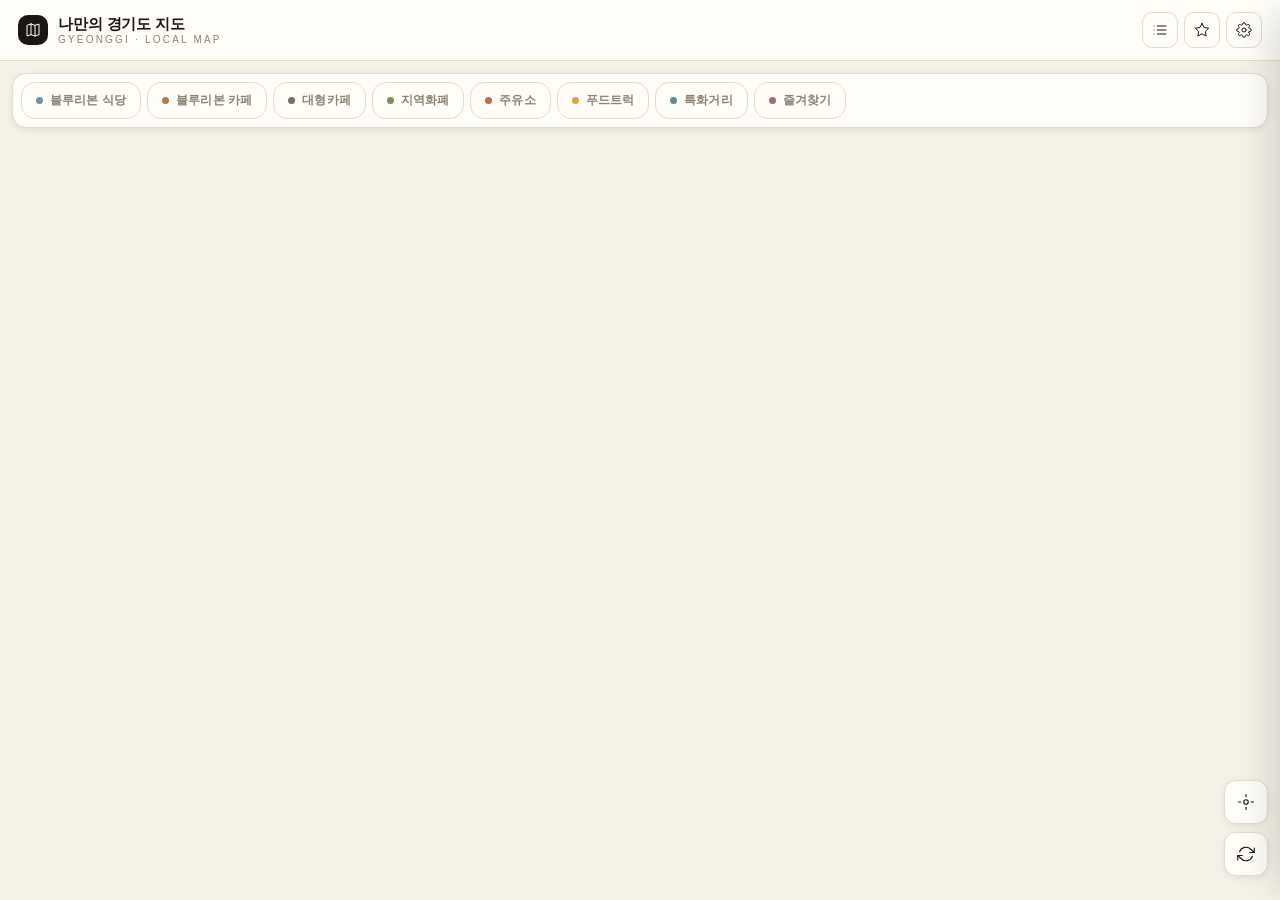
<file: index.html>
<!DOCTYPE html>
<html lang="ko">
<head>
<meta charset="UTF-8" />
<meta name="viewport" content="width=device-width, initial-scale=1.0, maximum-scale=1.0, user-scalable=no" />
<title>나만의 경기도 지도 - 지역화폐·주유소</title>
<link rel="icon" href="data:image/svg+xml,%3Csvg xmlns='http://www.w3.org/2000/svg' viewBox='0 0 24 24' fill='none' stroke='%23B76E4A' stroke-width='1.5' stroke-linecap='round' stroke-linejoin='round'%3E%3Crect width='24' height='24' rx='5' fill='%23F6F1E7' stroke='none'/%3E%3Cpath d='M9 3 3 5v16l6-2 6 2 6-2V3l-6 2-6-2z'/%3E%3Cpath d='M9 3v16M15 5v16'/%3E%3C/svg%3E" />
<!-- 홈 화면·앱 바로가기 아이콘 (iOS / Android / 네이버 앱) — scripts/make_icons.py 로 생성 -->
<link rel="apple-touch-icon" sizes="180x180" href="icons/icon-180.png" />
<link rel="icon" type="image/png" sizes="192x192" href="icons/icon-192.png" />
<link rel="manifest" href="manifest.webmanifest" />
<meta name="theme-color" content="#F6F1E7" />
<meta name="apple-mobile-web-app-capable" content="yes" />
<meta name="apple-mobile-web-app-status-bar-style" content="default" />
<meta name="apple-mobile-web-app-title" content="경기지도" />
<meta name="application-name" content="경기지도" />
<!-- 링크 미리보기 (카카오톡·메신저 공유) -->
<meta property="og:type" content="website" />
<meta property="og:title" content="나만의 경기도 지도" />
<meta property="og:description" content="지역화폐 가맹점·주유소 가격·푸드트럭·특화거리·블루리본 식당·대형카페를 한 지도에서" />
<meta property="og:image" content="https://stepersjmj-hash.github.io/mjmap/icons/icon-512.png" />
<meta property="og:url" content="https://stepersjmj-hash.github.io/mjmap/" />
<link rel="stylesheet" href="css/styles.css">
</head>
<body>

<header>
  <div class="brand">
    <span class="mark">
      <svg width="16" height="16" viewBox="0 0 24 24" fill="none" stroke="currentColor" stroke-width="1.5" stroke-linecap="round" stroke-linejoin="round"><path d="M9 3 3 5v16l6-2 6 2 6-2V3l-6 2-6-2z"/><path d="M9 3v16M15 5v16"/></svg>
    </span>
    <div>
      <h1>나만의 경기도 지도</h1>
      <div class="sub">Gyeonggi · Local Map</div>
    </div>
  </div>
  <div class="actions">
    <button onclick="openPanel('list')" title="목록" aria-label="목록">
      <svg width="16" height="16" viewBox="0 0 24 24" fill="none" stroke="currentColor" stroke-width="1.5" stroke-linecap="round" stroke-linejoin="round"><line x1="8" y1="6" x2="21" y2="6"/><line x1="8" y1="12" x2="21" y2="12"/><line x1="8" y1="18" x2="21" y2="18"/><line x1="3" y1="6" x2="3.01" y2="6"/><line x1="3" y1="12" x2="3.01" y2="12"/><line x1="3" y1="18" x2="3.01" y2="18"/></svg>
    </button>
    <button onclick="openPanel('fav')" title="즐겨찾기" aria-label="즐겨찾기">
      <svg width="16" height="16" viewBox="0 0 24 24" fill="none" stroke="currentColor" stroke-width="1.5" stroke-linecap="round" stroke-linejoin="round"><polygon points="12 2 15.09 8.26 22 9.27 17 14.14 18.18 21.02 12 17.77 5.82 21.02 7 14.14 2 9.27 8.91 8.26 12 2"/></svg>
    </button>
    <button onclick="openSettings()" title="설정" aria-label="설정">
      <svg width="16" height="16" viewBox="0 0 24 24" fill="none" stroke="currentColor" stroke-width="1.5" stroke-linecap="round" stroke-linejoin="round"><circle cx="12" cy="12" r="3"/><path d="M19.4 15a1.65 1.65 0 0 0 .33 1.82l.06.06a2 2 0 0 1 0 2.83 2 2 0 0 1-2.83 0l-.06-.06a1.65 1.65 0 0 0-1.82-.33 1.65 1.65 0 0 0-1 1.51V21a2 2 0 0 1-4 0v-.09A1.65 1.65 0 0 0 9 19.4a1.65 1.65 0 0 0-1.82.33l-.06.06a2 2 0 0 1-2.83 0 2 2 0 0 1 0-2.83l.06-.06a1.65 1.65 0 0 0 .33-1.82 1.65 1.65 0 0 0-1.51-1H3a2 2 0 0 1 0-4h.09A1.65 1.65 0 0 0 4.6 9a1.65 1.65 0 0 0-.33-1.82l-.06-.06a2 2 0 0 1 0-2.83 2 2 0 0 1 2.83 0l.06.06a1.65 1.65 0 0 0 1.82.33H9a1.65 1.65 0 0 0 1-1.51V3a2 2 0 0 1 4 0v.09a1.65 1.65 0 0 0 1 1.51 1.65 1.65 0 0 0 1.82-.33l.06-.06a2 2 0 0 1 2.83 0 2 2 0 0 1 0 2.83l-.06.06a1.65 1.65 0 0 0-.33 1.82V9a1.65 1.65 0 0 0 1.51 1H21a2 2 0 0 1 0 4h-.09a1.65 1.65 0 0 0-1.51 1z"/></svg>
    </button>
  </div>
</header>

<div id="mapWrap">
  <div id="map"></div>

  <div class="filter-bar">
    <button class="chip" data-cat="bluer" onclick="toggleCategory('bluer')"><span class="tint"></span>블루리본 식당</button>
    <button class="chip" data-cat="bluer_cafe" onclick="toggleCategory('bluer_cafe')"><span class="tint"></span>블루리본 카페</button>
    <button class="chip" data-cat="large_cafe" onclick="toggleCategory('large_cafe')"><span class="tint"></span>대형카페</button>
    <button class="chip" data-cat="money" onclick="toggleCategory('money')"><span class="tint"></span>지역화폐</button>
    <button class="chip" data-cat="gas" onclick="toggleCategory('gas')"><span class="tint"></span>주유소</button>
    <button class="chip" data-cat="truck" onclick="toggleCategory('truck')"><span class="tint"></span>푸드트럭</button>
    <button class="chip" data-cat="street" onclick="toggleCategory('street')"><span class="tint"></span>특화거리</button>
    <button class="chip" data-cat="fav" onclick="toggleCategory('fav')"><span class="tint"></span>즐겨찾기</button>
  </div>

  <div class="loading" id="loadingIndicator">데이터를 불러오는 중…</div>

  <div class="control-stack">
    <button class="ctrl-btn" onclick="goToMyLocation()" title="내 위치" aria-label="내 위치">
      <svg width="18" height="18" viewBox="0 0 24 24" fill="none" stroke="currentColor" stroke-width="1.5" stroke-linecap="round" stroke-linejoin="round"><circle cx="12" cy="12" r="3"/><path d="M12 2v3M12 19v3M2 12h3M19 12h3"/></svg>
    </button>
    <button class="ctrl-btn" onclick="reloadCurrentArea()" title="현재 지도에서 다시 검색" aria-label="현재 지도에서 다시 검색">
      <svg width="18" height="18" viewBox="0 0 24 24" fill="none" stroke="currentColor" stroke-width="1.5" stroke-linecap="round" stroke-linejoin="round"><polyline points="23 4 23 10 17 10"/><polyline points="1 20 1 14 7 14"/><path d="M3.51 9a9 9 0 0 1 14.85-3.36L23 10M1 14l4.64 4.36A9 9 0 0 0 20.49 15"/></svg>
    </button>
  </div>
</div>

<!-- 사이드 패널 -->
<div class="panel" id="sidePanel">
  <div class="panel-header">
    <h2 id="panelTitle">목록</h2>
    <button onclick="closePanel()" aria-label="닫기">
      <svg width="14" height="14" viewBox="0 0 24 24" fill="none" stroke="currentColor" stroke-width="1.6" stroke-linecap="round" stroke-linejoin="round"><line x1="18" y1="6" x2="6" y2="18"/><line x1="6" y1="6" x2="18" y2="18"/></svg>
    </button>
  </div>
  <div class="panel-body" id="panelBody"></div>
</div>

<!-- 설정 모달 -->
<div class="modal-bg" id="settingsModal">
  <div class="modal">
    <h2>설정</h2>
    <p class="help" style="margin-bottom:14px;">API 키는 서버에 미리 등록되어 있어 별도 입력이 필요 없어요. 아래에서 표시 옵션만 조정하시면 됩니다.</p>
    <label>유종 선택 <span style="font-weight:normal;color:var(--muted);">— 주유소 가격</span></label>
    <select id="prodcdSelect">
      <!-- 옵션은 ui.js::populateProdcdOptions() 에서 gas/config.js::GAS_PRODCD_OPTIONS 기준으로 주입 -->
    </select>
    <label>검색 반경 (m)</label>
    <select id="radiusSelect">
      <option value="500">500m</option>
      <option value="1000" selected>1km</option>
      <option value="2000">2km</option>
      <option value="5000">5km</option>
      <option value="0">제한 없음 (지도 전체)</option>
    </select>
    <label>한번에 가져올 데이터 수 <span style="font-weight:normal;color:var(--muted);">— 무료 프록시에선 500 권장</span></label>
    <select id="pageSizeSelect">
      <option value="100">100개 (가장 빠름)</option>
      <option value="500" selected>500개 (권장)</option>
      <option value="1000">1000개 (무료 프록시에선 느리거나 실패할 수 있음)</option>
    </select>

    <label style="display:flex;align-items:center;gap:8px;">
      <input type="checkbox" id="autoSigunCheck" style="width:auto;" />
      <span>내 위치로 시군 자동 감지 <span style="font-weight:normal;color:var(--muted);">(위치 버튼 누를 때)</span></span>
    </label>

    <label style="display:flex;align-items:center;gap:8px;">
      <input type="checkbox" id="bluerOnlyRibbonCheck" style="width:auto;" />
      <span>블루리본 — 리본 있는 항목만 표시 <span style="font-weight:normal;color:var(--muted);">(1~3개)</span></span>
    </label>

    <label>시군 필터 <span style="font-weight:normal;color:var(--muted);">— 지역화폐</span></label>
    <select id="sigunSelect">
      <!-- 옵션은 ui.js::populateSigunOptions() 에서 config.js::GG_SIGUNGU 기준으로 주입 -->
      <option value="">전체 (필터 없음)</option>
    </select>
    <p class="help">특정 시군을 선택하면 해당 지역 데이터만 가져와서 지도에 표시돼요. 전체 조회 시 수만 건이라 첫 500~1000개만 나옵니다.</p>

    <div class="btn-row">
      <button class="btn-secondary" onclick="closeSettings()">취소</button>
      <button class="btn-primary" onclick="saveSettings()">저장</button>
    </div>
    <p class="help" style="margin-top:18px;padding-top:16px;border-top:1px solid var(--line);">
      <strong style="color:var(--ink);">도움이 필요하세요?</strong><br>
      · 마커가 안 보이면 카테고리 칩을 눌러 활성화하세요.<br>
      · 데이터가 안 불러와지면 브라우저 콘솔(F12)에서 오류를 확인하세요.<br>
      · CORS 오류 발생 시 README의 해결 방법을 참조하세요.
    </p>
  </div>
</div>

<div class="toast" id="toast"></div>

<!-- ============================================================
     JS 로드 순서 (의존 관계상 이 순서 엄수)
     1) 공통 상수 (ICONS 빈 객체 선언)
     2) 기능별 상수 (ICONS.money / ICONS.gas 등록, POLL_DIV_LABEL/RANK_STYLES)
     3) 공통 상태 → 공통 API → 기능별 API
     4) 공통 지도 → 공통 마커 → 기능별 마커 확장
     5) 공통 즐겨찾기 → 공통 UI → 부트스트랩
     ============================================================ -->
<script src="js/common/config.js"></script>
<script src="js/money/config.js"></script>
<script src="js/gas/config.js"></script>
<script src="js/truck/config.js"></script>
<script src="js/street/config.js"></script>
<script src="js/bluer/config.js"></script>
<script src="js/cafe/config.js"></script>
<script src="js/common/state.js"></script>
<script src="js/common/api.js"></script>
<script src="js/money/api.js"></script>
<script src="js/gas/api.js"></script>
<script src="js/truck/api.js"></script>
<script src="js/street/api.js"></script>
<script src="js/bluer/api.js"></script>
<script src="js/bluer/detail.js"></script>
<script src="js/cafe/api.js"></script>
<script src="js/cafe/detail.js"></script>
<script src="js/common/map.js"></script>
<script src="js/common/markers.js"></script>
<script src="js/gas/markers.js"></script>
<script src="js/common/favorites.js"></script>
<script src="js/common/ui.js"></script>
<script src="js/app.js"></script>
</body>
</html>
</file>
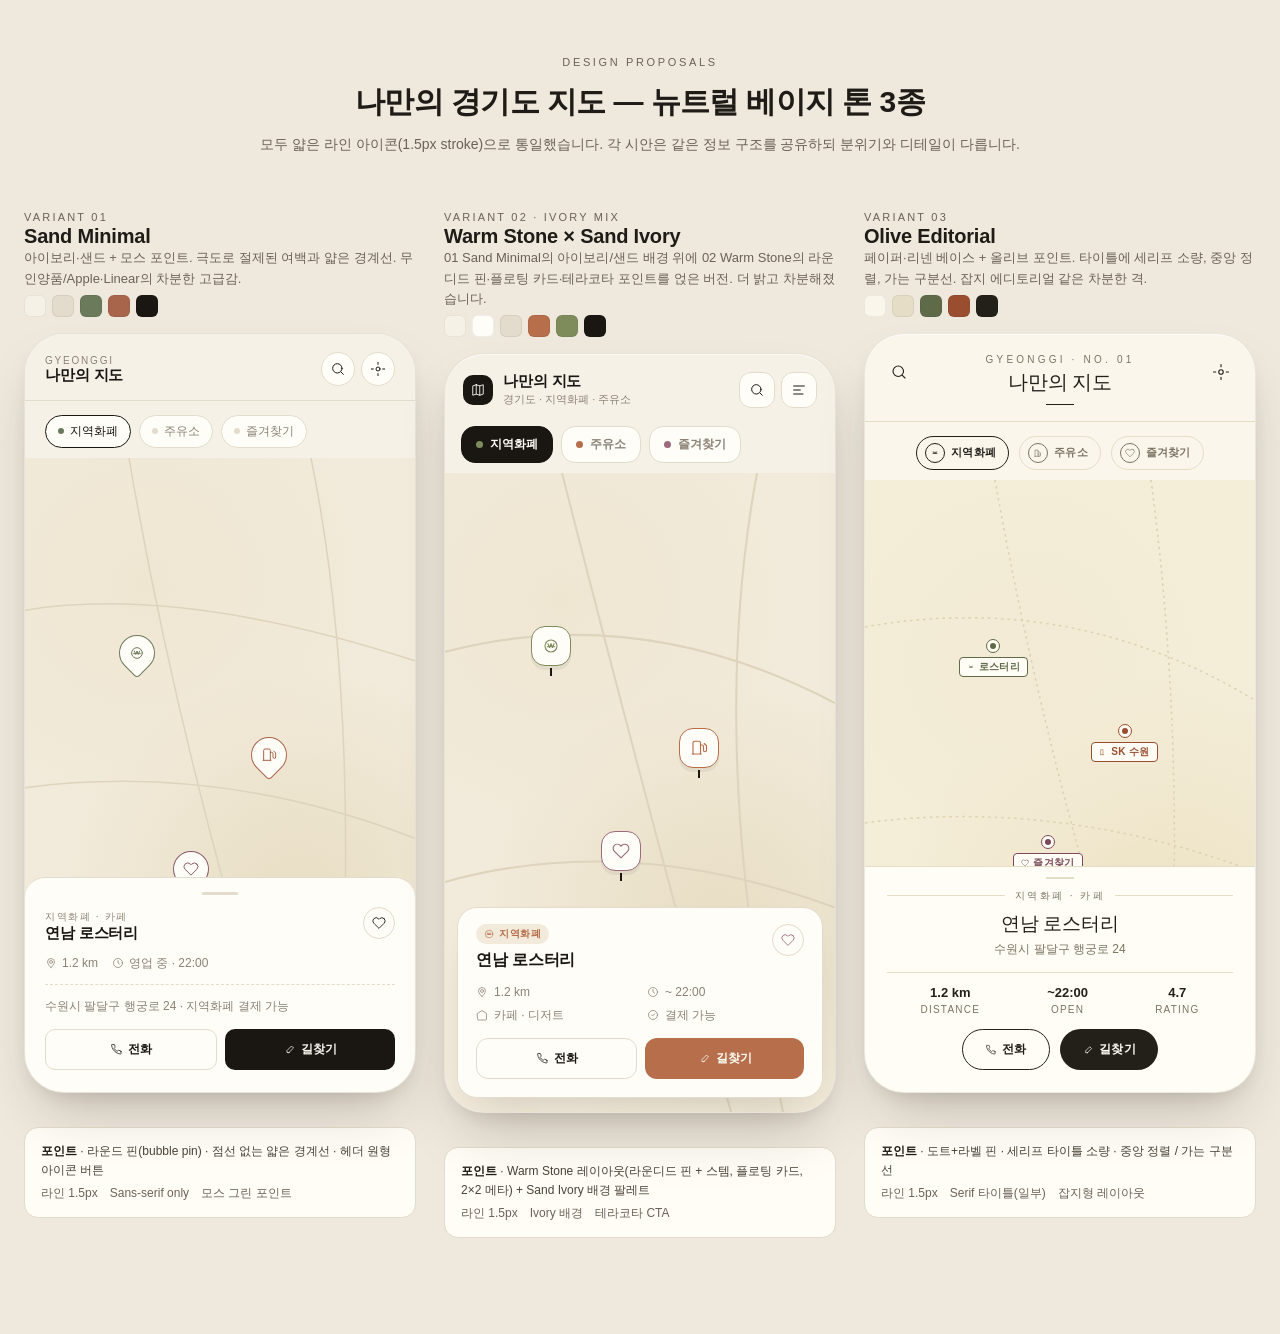
<file: design-mockups.html>
<!DOCTYPE html>
<html lang="ko">
<head>
<meta charset="UTF-8" />
<meta name="viewport" content="width=device-width, initial-scale=1.0" />
<title>디자인 시안 — 뉴트럴 베이지 톤 3종</title>
<style>
  :root {
    --page-bg: #EEE8DD;
    --ink: #1F1B16;
    --muted: #6B6257;
  }
  * { box-sizing: border-box; margin: 0; padding: 0; }
  html, body {
    font-family: -apple-system, BlinkMacSystemFont, 'Apple SD Gothic Neo', 'Segoe UI', 'Noto Sans KR', sans-serif;
    background: var(--page-bg);
    color: var(--ink);
    -webkit-font-smoothing: antialiased;
  }
  .page {
    max-width: 1400px;
    margin: 0 auto;
    padding: 56px 24px 96px;
  }
  .page-head {
    text-align: center;
    margin-bottom: 56px;
  }
  .page-kicker {
    font-size: 11px;
    letter-spacing: 0.24em;
    text-transform: uppercase;
    color: var(--muted);
    margin-bottom: 14px;
  }
  .page-title {
    font-size: 30px;
    font-weight: 600;
    letter-spacing: -0.02em;
    margin-bottom: 10px;
  }
  .page-sub {
    color: var(--muted);
    font-size: 14px;
    line-height: 1.6;
  }

  .grid {
    display: grid;
    grid-template-columns: repeat(3, 1fr);
    gap: 28px;
    align-items: start;
  }
  @media (max-width: 1180px) { .grid { grid-template-columns: 1fr 1fr; } }
  @media (max-width: 820px)  { .grid { grid-template-columns: 1fr; } }

  .card-wrap {
    display: flex;
    flex-direction: column;
    gap: 16px;
  }
  .tag {
    font-size: 11px;
    letter-spacing: 0.2em;
    text-transform: uppercase;
    color: var(--muted);
  }
  .variant-title {
    font-size: 20px;
    font-weight: 600;
    letter-spacing: -0.01em;
    margin-top: 2px;
  }
  .variant-desc {
    font-size: 13px;
    color: var(--muted);
    line-height: 1.55;
  }
  .palette {
    display: flex;
    gap: 6px;
    margin-top: 6px;
  }
  .sw {
    width: 22px; height: 22px;
    border-radius: 6px;
    border: 1px solid rgba(0,0,0,0.06);
  }

  .phone {
    width: 100%;
    aspect-ratio: 9 / 18;
    max-height: 760px;
    border-radius: 40px;
    overflow: hidden;
    position: relative;
    box-shadow:
      0 1px 0 rgba(255,255,255,0.6) inset,
      0 30px 60px -20px rgba(44, 32, 20, 0.25),
      0 10px 20px -10px rgba(44, 32, 20, 0.15);
    border: 1px solid rgba(0,0,0,0.06);
  }

  /* ================= VARIANT 1 — SAND MINIMAL ================= */
  .v1 {
    --bg: #F6F1E7;
    --panel: #FFFDF8;
    --line: #E3DBCB;
    --ink: #1A1713;
    --muted: #8B8275;
    --accent: #6B7A5A;   /* moss */
    --money: #6B7A5A;
    --gas:   #A8654B;    /* terracotta */
    --fav:   #8A5A6B;    /* dusty rose */
    background: var(--bg);
    color: var(--ink);
  }
  .v1 .hdr {
    padding: 18px 20px 14px;
    display: flex; align-items: center; justify-content: space-between;
    border-bottom: 1px solid var(--line);
    background: var(--bg);
  }
  .v1 .hdr h2 { font-size: 15px; font-weight: 600; letter-spacing: -0.01em; }
  .v1 .hdr .sub { font-size: 10px; color: var(--muted); letter-spacing: 0.18em; text-transform: uppercase; margin-top: 2px; }
  .v1 .hdr-actions { display: flex; gap: 6px; }
  .v1 .icon-btn {
    width: 34px; height: 34px; border-radius: 50%;
    display: flex; align-items: center; justify-content: center;
    background: var(--panel); border: 1px solid var(--line);
    color: var(--ink);
  }
  .v1 .chips {
    padding: 14px 20px 10px;
    display: flex; gap: 8px; flex-wrap: wrap;
  }
  .v1 .chip {
    display: inline-flex; align-items: center; gap: 6px;
    padding: 7px 12px;
    font-size: 12px; font-weight: 500;
    border-radius: 999px;
    background: var(--panel);
    border: 1px solid var(--line);
    color: var(--muted);
  }
  .v1 .chip.active { color: var(--ink); border-color: var(--ink); background: var(--panel); }
  .v1 .chip.active .dot { background: var(--accent); }
  .v1 .chip .dot { width: 6px; height: 6px; border-radius: 50%; background: var(--line); }
  .v1 .map {
    flex: 1; position: relative;
    background:
      radial-gradient(circle at 30% 20%, #EFE6D2 0, transparent 40%),
      radial-gradient(circle at 70% 70%, #E8DEC4 0, transparent 45%),
      #F2EADA;
    overflow: hidden;
  }
  .v1 .roads path { stroke: #DED4BE; stroke-width: 1.2; fill: none; }
  .v1 .pin { position: absolute; display: flex; flex-direction: column; align-items: center; }
  .v1 .pin .bubble {
    width: 36px; height: 36px; border-radius: 50% 50% 50% 4px;
    transform: rotate(-45deg);
    background: var(--panel);
    border: 1.5px solid var(--ink);
    display: flex; align-items: center; justify-content: center;
  }
  .v1 .pin .bubble svg { transform: rotate(45deg); }
  .v1 .pin.money .bubble { border-color: var(--money); color: var(--money); }
  .v1 .pin.gas .bubble { border-color: var(--gas); color: var(--gas); }
  .v1 .pin.fav .bubble { border-color: var(--fav); color: var(--fav); }
  .v1 .sheet {
    position: absolute; left: 0; right: 0; bottom: 0;
    background: var(--panel);
    border-top: 1px solid var(--line);
    border-radius: 20px 20px 0 0;
    padding: 14px 20px 22px;
  }
  .v1 .sheet .grip { width: 36px; height: 3px; border-radius: 2px; background: var(--line); margin: 0 auto 12px; }
  .v1 .sheet .row1 { display: flex; justify-content: space-between; align-items: flex-start; }
  .v1 .sheet h3 { font-size: 15px; font-weight: 600; letter-spacing: -0.01em; }
  .v1 .sheet .cat { font-size: 10px; color: var(--muted); letter-spacing: 0.16em; text-transform: uppercase; margin-top: 3px; }
  .v1 .sheet .meta { display: flex; gap: 14px; margin-top: 12px; color: var(--muted); font-size: 12px; }
  .v1 .sheet .meta span { display: inline-flex; align-items: center; gap: 5px; }
  .v1 .sheet .addr {
    margin-top: 12px; padding-top: 12px; border-top: 1px dashed var(--line);
    font-size: 12px; color: var(--muted); line-height: 1.5;
  }
  .v1 .sheet .cta {
    margin-top: 14px; display: flex; gap: 8px;
  }
  .v1 .sheet .btn {
    flex: 1; padding: 11px 0; border-radius: 10px;
    font-size: 12px; font-weight: 600;
    display: inline-flex; align-items: center; justify-content: center; gap: 6px;
  }
  .v1 .sheet .btn.prim { background: var(--ink); color: #FAF7F0; }
  .v1 .sheet .btn.ghost { background: transparent; color: var(--ink); border: 1px solid var(--line); }

  /* ================= VARIANT 2 — WARM STONE × SAND IVORY ================= */
  .v2 {
    --bg: #F6F1E7;       /* Sand Minimal page */
    --panel: #FFFDF8;    /* Sand Minimal panel */
    --line: #E3DBCB;     /* Sand Minimal line */
    --ink: #1A1713;      /* Sand Minimal ink */
    --muted: #8B8275;    /* Sand Minimal muted */
    --accent: #B76E4A;   /* terracotta (Warm Stone signature) */
    --money: #7E8C5C;    /* olive */
    --gas:   #B76E4A;
    --fav:   #9B6A7C;    /* muted rose */
    background: var(--bg);
    color: var(--ink);
  }
  .v2 .hdr {
    padding: 18px 18px 14px;
    display: flex; align-items: center; justify-content: space-between;
  }
  .v2 .hdr .logo {
    display: flex; align-items: center; gap: 10px;
  }
  .v2 .hdr .mark {
    width: 30px; height: 30px; border-radius: 10px;
    background: var(--ink); color: var(--panel);
    display: flex; align-items: center; justify-content: center;
  }
  .v2 .hdr h2 { font-size: 15px; font-weight: 600; letter-spacing: -0.01em; }
  .v2 .hdr .sub { font-size: 11px; color: var(--muted); margin-top: 1px; }
  .v2 .hdr-actions { display: flex; gap: 6px; }
  .v2 .icon-btn {
    width: 36px; height: 36px; border-radius: 12px;
    display: flex; align-items: center; justify-content: center;
    background: var(--panel); border: 1px solid var(--line);
    color: var(--ink);
  }
  .v2 .chips {
    padding: 4px 16px 10px;
    display: flex; gap: 8px;
  }
  .v2 .chip {
    display: inline-flex; align-items: center; gap: 7px;
    padding: 9px 14px;
    font-size: 12px; font-weight: 600;
    border-radius: 14px;
    background: var(--panel);
    border: 1px solid var(--line);
    color: var(--muted);
  }
  .v2 .chip.active { background: var(--ink); color: var(--panel); border-color: var(--ink); }
  .v2 .chip .tint { width: 7px; height: 7px; border-radius: 50%; }
  .v2 .chip.money .tint { background: var(--money); }
  .v2 .chip.gas   .tint { background: var(--gas); }
  .v2 .chip.fav   .tint { background: var(--fav); }

  .v2 .map {
    flex: 1; position: relative;
    background:
      radial-gradient(circle at 30% 20%, #EFE6D2 0, transparent 40%),
      radial-gradient(circle at 70% 70%, #E8DEC4 0, transparent 45%),
      #F2EADA;
    overflow: hidden;
  }
  .v2 .roads path { stroke: #DED4BE; stroke-width: 1.6; fill: none; }
  .v2 .pin {
    position: absolute;
    display: flex; flex-direction: column; align-items: center;
  }
  .v2 .pin .bubble {
    width: 40px; height: 40px; border-radius: 14px;
    background: var(--panel);
    border: 1.5px solid var(--ink);
    display: flex; align-items: center; justify-content: center;
    box-shadow: 0 4px 0 rgba(26,23,19,0.06);
  }
  .v2 .pin.money .bubble { border-color: var(--money); color: var(--money); }
  .v2 .pin.gas   .bubble { border-color: var(--gas); color: var(--gas); }
  .v2 .pin.fav   .bubble { border-color: var(--fav); color: var(--fav); }
  .v2 .pin .stem {
    width: 1.5px; height: 8px; background: currentColor; margin-top: 2px;
  }

  .v2 .sheet {
    position: absolute; left: 12px; right: 12px; bottom: 14px;
    background: var(--panel);
    border-radius: 20px;
    border: 1px solid var(--line);
    padding: 16px 18px 18px;
    box-shadow: 0 20px 40px -20px rgba(26,23,19,0.18);
  }
  .v2 .sheet .row1 { display: flex; justify-content: space-between; align-items: flex-start; gap: 10px; }
  .v2 .sheet .title-wrap .pill {
    display: inline-flex; align-items: center; gap: 5px;
    font-size: 10px; font-weight: 600;
    padding: 3px 8px; border-radius: 999px;
    background: #F2EADA; color: var(--accent);
    letter-spacing: 0.06em; text-transform: uppercase;
  }
  .v2 .sheet h3 { font-size: 16px; font-weight: 700; letter-spacing: -0.01em; margin-top: 6px; }
  .v2 .sheet .fav-btn {
    width: 32px; height: 32px; border-radius: 50%;
    border: 1px solid var(--line); background: var(--panel);
    color: var(--fav);
    display: flex; align-items: center; justify-content: center;
  }
  .v2 .sheet .meta {
    display: grid; grid-template-columns: 1fr 1fr; gap: 8px 14px;
    margin-top: 14px; color: var(--muted); font-size: 12px;
  }
  .v2 .sheet .meta span { display: inline-flex; align-items: center; gap: 6px; }
  .v2 .sheet .cta { margin-top: 14px; display: flex; gap: 8px; }
  .v2 .sheet .btn {
    flex: 1; padding: 11px 0; border-radius: 12px;
    font-size: 12px; font-weight: 600;
    display: inline-flex; align-items: center; justify-content: center; gap: 6px;
  }
  .v2 .sheet .btn.prim  { background: var(--accent); color: #FFFDF8; }
  .v2 .sheet .btn.ghost { background: transparent; color: var(--ink); border: 1px solid var(--line); }

  /* ================= VARIANT 3 — OLIVE EDITORIAL ================= */
  .v3 {
    --bg: #FAF6EC;
    --panel: #FFFDF5;
    --line: #E6DDC7;
    --ink: #23201A;
    --muted: #7C7464;
    --accent: #5E6A48;   /* olive */
    --money: #5E6A48;
    --gas:   #9A4E2F;    /* rust */
    --fav:   #7B4A5A;
    background: var(--bg);
    color: var(--ink);
  }
  .v3 .hdr {
    padding: 20px 22px 16px;
    text-align: center;
    position: relative;
    border-bottom: 1px solid var(--line);
  }
  .v3 .hdr .kicker {
    font-size: 10px; letter-spacing: 0.32em;
    color: var(--muted); text-transform: uppercase;
  }
  .v3 .hdr h2 {
    font-family: 'Times New Roman', 'Noto Serif KR', Georgia, serif;
    font-weight: 500;
    font-size: 20px;
    letter-spacing: -0.01em;
    margin-top: 4px;
  }
  .v3 .hdr .rule {
    width: 28px; height: 1px; background: var(--ink);
    margin: 8px auto 0;
  }
  .v3 .hdr .side-left, .v3 .hdr .side-right {
    position: absolute; top: 22px;
    width: 32px; height: 32px;
    display: flex; align-items: center; justify-content: center;
    color: var(--ink);
  }
  .v3 .hdr .side-left  { left: 18px; }
  .v3 .hdr .side-right { right: 18px; }

  .v3 .chips {
    padding: 14px 20px 10px;
    display: flex; gap: 10px; justify-content: center;
  }
  .v3 .chip {
    display: inline-flex; align-items: center; gap: 6px;
    padding: 6px 12px 6px 8px;
    font-size: 11px; font-weight: 600;
    border-radius: 999px;
    background: transparent;
    color: var(--muted);
    border: 1px solid var(--line);
    letter-spacing: 0.02em;
  }
  .v3 .chip.active { color: var(--ink); border-color: var(--ink); }
  .v3 .chip .mk {
    width: 20px; height: 20px; border-radius: 50%;
    display: inline-flex; align-items: center; justify-content: center;
    border: 1px solid currentColor;
  }

  .v3 .map {
    flex: 1; position: relative;
    background:
      radial-gradient(circle at 40% 30%, #F2EAD4 0, transparent 45%),
      radial-gradient(circle at 75% 75%, #ECE2C3 0, transparent 50%),
      #F4EDD8;
    overflow: hidden;
  }
  .v3 .roads path { stroke: #DDD2B3; stroke-width: 1.2; fill: none; stroke-dasharray: 2 3; }
  .v3 .pin {
    position: absolute;
    display: flex; flex-direction: column; align-items: center;
  }
  .v3 .pin .ring {
    width: 14px; height: 14px; border-radius: 50%;
    border: 1.5px solid var(--ink);
    background: var(--panel);
    display: flex; align-items: center; justify-content: center;
  }
  .v3 .pin .ring::after {
    content: ''; width: 6px; height: 6px; border-radius: 50%;
    background: var(--ink);
  }
  .v3 .pin .label {
    margin-top: 4px;
    background: var(--panel);
    border: 1px solid var(--line);
    padding: 2px 7px;
    font-size: 10px;
    font-weight: 600;
    border-radius: 4px;
    letter-spacing: 0.04em;
    color: var(--ink);
    display: inline-flex; align-items: center; gap: 4px;
    white-space: nowrap;
  }
  .v3 .pin.money .ring { border-color: var(--money); }
  .v3 .pin.money .ring::after { background: var(--money); }
  .v3 .pin.money .label { color: var(--money); border-color: var(--money); }
  .v3 .pin.gas .ring { border-color: var(--gas); }
  .v3 .pin.gas .ring::after { background: var(--gas); }
  .v3 .pin.gas .label { color: var(--gas); border-color: var(--gas); }
  .v3 .pin.fav .ring { border-color: var(--fav); }
  .v3 .pin.fav .ring::after { background: var(--fav); }
  .v3 .pin.fav .label { color: var(--fav); border-color: var(--fav); }

  .v3 .sheet {
    position: absolute; left: 0; right: 0; bottom: 0;
    background: var(--panel);
    border-top: 1px solid var(--line);
    padding: 18px 22px 22px;
  }
  .v3 .sheet .grip { width: 28px; height: 2px; background: var(--line); margin: -8px auto 10px; }
  .v3 .sheet .cat-line {
    font-size: 10px; color: var(--muted); letter-spacing: 0.24em; text-transform: uppercase;
    display: flex; align-items: center; gap: 10px;
  }
  .v3 .sheet .cat-line::before, .v3 .sheet .cat-line::after {
    content: ''; flex: 1; height: 1px; background: var(--line);
  }
  .v3 .sheet h3 {
    font-family: 'Times New Roman', 'Noto Serif KR', Georgia, serif;
    font-weight: 500; font-size: 19px;
    letter-spacing: -0.01em;
    margin-top: 8px;
    text-align: center;
  }
  .v3 .sheet .addr {
    text-align: center;
    font-size: 12px; color: var(--muted); margin-top: 4px;
  }
  .v3 .sheet .meta {
    margin-top: 14px; display: flex; justify-content: space-around;
    font-size: 12px; color: var(--ink);
    padding-top: 12px; border-top: 1px solid var(--line);
  }
  .v3 .sheet .meta .m-item { display: flex; flex-direction: column; align-items: center; gap: 4px; }
  .v3 .sheet .meta .m-val { font-weight: 600; font-size: 13px; }
  .v3 .sheet .meta .m-key { color: var(--muted); font-size: 10px; letter-spacing: 0.12em; text-transform: uppercase; }
  .v3 .sheet .cta {
    margin-top: 14px;
    display: flex; gap: 10px; justify-content: center;
  }
  .v3 .sheet .btn {
    padding: 11px 22px; border-radius: 999px;
    font-size: 12px; font-weight: 600; letter-spacing: 0.04em;
    display: inline-flex; align-items: center; gap: 6px;
  }
  .v3 .sheet .btn.prim  { background: var(--ink); color: var(--panel); }
  .v3 .sheet .btn.ghost { background: transparent; color: var(--ink); border: 1px solid var(--ink); }

  /* Phone inner layout */
  .phone-inner {
    position: absolute; inset: 0;
    display: flex; flex-direction: column;
    overflow: hidden;
  }

  /* Footer spec */
  .spec {
    margin-top: 18px;
    background: #FFFDF6;
    border: 1px solid #E3DBCB;
    border-radius: 14px;
    padding: 14px 16px;
    font-size: 12px; line-height: 1.6;
    color: #4A4338;
  }
  .spec b { color: var(--ink); font-weight: 600; }
  .spec .row { display: flex; gap: 12px; flex-wrap: wrap; margin-top: 4px; }
  .spec .row span { display: inline-flex; align-items: center; gap: 6px; color: #6B6257; }
</style>
</head>
<body>
<div class="page">
  <div class="page-head">
    <div class="page-kicker">Design Proposals</div>
    <div class="page-title">나만의 경기도 지도 — 뉴트럴 베이지 톤 3종</div>
    <div class="page-sub">모두 얇은 라인 아이콘(1.5px stroke)으로 통일했습니다. 각 시안은 같은 정보 구조를 공유하되 분위기와 디테일이 다릅니다.</div>
  </div>

  <div class="grid">

    <!-- ========== V1 — SAND MINIMAL ========== -->
    <div class="card-wrap">
      <div>
        <div class="tag">Variant 01</div>
        <div class="variant-title">Sand Minimal</div>
        <div class="variant-desc">아이보리·샌드 + 모스 포인트. 극도로 절제된 여백과 얇은 경계선. 무인양품/Apple·Linear의 차분한 고급감.</div>
        <div class="palette">
          <div class="sw" style="background:#F6F1E7"></div>
          <div class="sw" style="background:#E3DBCB"></div>
          <div class="sw" style="background:#6B7A5A"></div>
          <div class="sw" style="background:#A8654B"></div>
          <div class="sw" style="background:#1A1713"></div>
        </div>
      </div>

      <div class="phone v1">
        <div class="phone-inner">
          <div class="hdr">
            <div>
              <div class="sub">Gyeonggi</div>
              <h2>나만의 지도</h2>
            </div>
            <div class="hdr-actions">
              <div class="icon-btn">
                <!-- search -->
                <svg width="16" height="16" viewBox="0 0 24 24" fill="none" stroke="currentColor" stroke-width="1.5" stroke-linecap="round" stroke-linejoin="round"><circle cx="11" cy="11" r="7"/><path d="m20 20-3.5-3.5"/></svg>
              </div>
              <div class="icon-btn">
                <!-- location -->
                <svg width="16" height="16" viewBox="0 0 24 24" fill="none" stroke="currentColor" stroke-width="1.5" stroke-linecap="round" stroke-linejoin="round"><circle cx="12" cy="12" r="3"/><path d="M12 2v3M12 19v3M2 12h3M19 12h3"/></svg>
              </div>
            </div>
          </div>

          <div class="chips">
            <div class="chip active"><span class="dot"></span>지역화폐</div>
            <div class="chip"><span class="dot"></span>주유소</div>
            <div class="chip"><span class="dot"></span>즐겨찾기</div>
          </div>

          <div class="map">
            <svg class="roads" viewBox="0 0 300 500" preserveAspectRatio="none" width="100%" height="100%">
              <path d="M0 120 Q 120 100 300 160"/>
              <path d="M0 260 Q 150 240 300 300"/>
              <path d="M80 0 Q 120 240 200 500"/>
              <path d="M220 0 Q 260 200 240 500"/>
            </svg>

            <div class="pin money" style="left:24%; top:28%;">
              <div class="bubble">
                <!-- coin / won -->
                <svg width="16" height="16" viewBox="0 0 24 24" fill="none" stroke="currentColor" stroke-width="1.5" stroke-linecap="round" stroke-linejoin="round"><circle cx="12" cy="12" r="8"/><path d="M8 9l2 5 2-5 2 5 2-5M7 13h10"/></svg>
              </div>
            </div>
            <div class="pin gas" style="left:58%; top:44%;">
              <div class="bubble">
                <!-- fuel -->
                <svg width="16" height="16" viewBox="0 0 24 24" fill="none" stroke="currentColor" stroke-width="1.5" stroke-linecap="round" stroke-linejoin="round"><path d="M4 20V5a2 2 0 0 1 2-2h6a2 2 0 0 1 2 2v15"/><path d="M3 20h12"/><path d="M14 8h2a2 2 0 0 1 2 2v5a2 2 0 0 0 2 2h0a2 2 0 0 0 2-2V9l-3-3"/></svg>
              </div>
            </div>
            <div class="pin fav" style="left:38%; top:62%;">
              <div class="bubble">
                <!-- heart -->
                <svg width="16" height="16" viewBox="0 0 24 24" fill="none" stroke="currentColor" stroke-width="1.5" stroke-linecap="round" stroke-linejoin="round"><path d="M20.84 4.61a5.5 5.5 0 0 0-7.78 0L12 5.67l-1.06-1.06a5.5 5.5 0 0 0-7.78 7.78l1.06 1.06L12 21.23l7.78-7.78 1.06-1.06a5.5 5.5 0 0 0 0-7.78z"/></svg>
              </div>
            </div>

            <div class="sheet">
              <div class="grip"></div>
              <div class="row1">
                <div>
                  <div class="cat">지역화폐 · 카페</div>
                  <h3>연남 로스터리</h3>
                </div>
                <div class="icon-btn" style="width:32px;height:32px;">
                  <svg width="14" height="14" viewBox="0 0 24 24" fill="none" stroke="currentColor" stroke-width="1.5" stroke-linecap="round" stroke-linejoin="round"><path d="M20.84 4.61a5.5 5.5 0 0 0-7.78 0L12 5.67l-1.06-1.06a5.5 5.5 0 0 0-7.78 7.78l1.06 1.06L12 21.23l7.78-7.78 1.06-1.06a5.5 5.5 0 0 0 0-7.78z"/></svg>
                </div>
              </div>
              <div class="meta">
                <span>
                  <svg width="12" height="12" viewBox="0 0 24 24" fill="none" stroke="currentColor" stroke-width="1.5" stroke-linecap="round" stroke-linejoin="round"><circle cx="12" cy="10" r="3"/><path d="M12 21s-7-6.5-7-11a7 7 0 1 1 14 0c0 4.5-7 11-7 11z"/></svg>
                  1.2 km
                </span>
                <span>
                  <svg width="12" height="12" viewBox="0 0 24 24" fill="none" stroke="currentColor" stroke-width="1.5" stroke-linecap="round" stroke-linejoin="round"><circle cx="12" cy="12" r="9"/><path d="M12 7v5l3 2"/></svg>
                  영업 중 · 22:00
                </span>
              </div>
              <div class="addr">수원시 팔달구 행궁로 24 · 지역화폐 결제 가능</div>
              <div class="cta">
                <div class="btn ghost">
                  <svg width="12" height="12" viewBox="0 0 24 24" fill="none" stroke="currentColor" stroke-width="1.5" stroke-linecap="round" stroke-linejoin="round"><path d="M22 16.92V21a1 1 0 0 1-1.1 1 19.91 19.91 0 0 1-8.67-3.07 19.5 19.5 0 0 1-6-6A19.91 19.91 0 0 1 3.15 4.1 1 1 0 0 1 4.14 3H8.24a1 1 0 0 1 1 .75l1 4a1 1 0 0 1-.29 1L8.21 10.7a16 16 0 0 0 6 6l1.95-1.74a1 1 0 0 1 1-.29l4 1a1 1 0 0 1 .84 1.25z"/></svg>
                  전화
                </div>
                <div class="btn prim">
                  <svg width="12" height="12" viewBox="0 0 24 24" fill="none" stroke="currentColor" stroke-width="1.5" stroke-linecap="round" stroke-linejoin="round"><path d="M12 19l9-9-4-4-9 9v4h4z"/></svg>
                  길찾기
                </div>
              </div>
            </div>
          </div>
        </div>
      </div>

      <div class="spec">
        <b>포인트</b> · 라운드 핀(bubble pin) · 점선 없는 얇은 경계선 · 헤더 원형 아이콘 버튼
        <div class="row">
          <span>라인 1.5px</span>
          <span>Sans-serif only</span>
          <span>모스 그린 포인트</span>
        </div>
      </div>
    </div>

    <!-- ========== V2 — WARM STONE ========== -->
    <div class="card-wrap">
      <div>
        <div class="tag">Variant 02 · Ivory Mix</div>
        <div class="variant-title">Warm Stone × Sand Ivory</div>
        <div class="variant-desc">01 Sand Minimal의 아이보리/샌드 배경 위에 02 Warm Stone의 라운디드 핀·플로팅 카드·테라코타 포인트를 얹은 버전. 더 밝고 차분해졌습니다.</div>
        <div class="palette">
          <div class="sw" style="background:#F6F1E7"></div>
          <div class="sw" style="background:#FFFDF8"></div>
          <div class="sw" style="background:#E3DBCB"></div>
          <div class="sw" style="background:#B76E4A"></div>
          <div class="sw" style="background:#7E8C5C"></div>
          <div class="sw" style="background:#1A1713"></div>
        </div>
      </div>

      <div class="phone v2">
        <div class="phone-inner">
          <div class="hdr">
            <div class="logo">
              <div class="mark">
                <!-- map mark -->
                <svg width="14" height="14" viewBox="0 0 24 24" fill="none" stroke="currentColor" stroke-width="1.5" stroke-linecap="round" stroke-linejoin="round"><path d="M9 3 3 5v16l6-2 6 2 6-2V3l-6 2-6-2z"/><path d="M9 3v16M15 5v16"/></svg>
              </div>
              <div>
                <h2>나만의 지도</h2>
                <div class="sub">경기도 · 지역화폐 · 주유소</div>
              </div>
            </div>
            <div class="hdr-actions">
              <div class="icon-btn">
                <svg width="16" height="16" viewBox="0 0 24 24" fill="none" stroke="currentColor" stroke-width="1.5" stroke-linecap="round" stroke-linejoin="round"><circle cx="11" cy="11" r="7"/><path d="m20 20-3.5-3.5"/></svg>
              </div>
              <div class="icon-btn">
                <svg width="16" height="16" viewBox="0 0 24 24" fill="none" stroke="currentColor" stroke-width="1.5" stroke-linecap="round" stroke-linejoin="round"><line x1="4" y1="6" x2="20" y2="6"/><line x1="4" y1="12" x2="14" y2="12"/><line x1="4" y1="18" x2="18" y2="18"/></svg>
              </div>
            </div>
          </div>

          <div class="chips">
            <div class="chip money active"><span class="tint"></span>지역화폐</div>
            <div class="chip gas"><span class="tint"></span>주유소</div>
            <div class="chip fav"><span class="tint"></span>즐겨찾기</div>
          </div>

          <div class="map">
            <svg class="roads" viewBox="0 0 300 500" preserveAspectRatio="none" width="100%" height="100%">
              <path d="M0 140 Q 150 100 300 180"/>
              <path d="M0 320 Q 140 280 300 340"/>
              <path d="M90 0 Q 150 240 220 500"/>
              <path d="M240 0 Q 200 220 260 500"/>
            </svg>

            <div class="pin money" style="left:22%; top:24%;">
              <div class="bubble">
                <svg width="18" height="18" viewBox="0 0 24 24" fill="none" stroke="currentColor" stroke-width="1.5" stroke-linecap="round" stroke-linejoin="round"><circle cx="12" cy="12" r="8"/><path d="M8 9l2 5 2-5 2 5 2-5M7 13h10"/></svg>
              </div>
              <div class="stem"></div>
            </div>
            <div class="pin gas" style="left:60%; top:40%;">
              <div class="bubble">
                <svg width="18" height="18" viewBox="0 0 24 24" fill="none" stroke="currentColor" stroke-width="1.5" stroke-linecap="round" stroke-linejoin="round"><path d="M4 20V5a2 2 0 0 1 2-2h6a2 2 0 0 1 2 2v15"/><path d="M3 20h12"/><path d="M14 8h2a2 2 0 0 1 2 2v5a2 2 0 0 0 2 2h0a2 2 0 0 0 2-2V9l-3-3"/></svg>
              </div>
              <div class="stem"></div>
            </div>
            <div class="pin fav" style="left:40%; top:56%;">
              <div class="bubble">
                <svg width="18" height="18" viewBox="0 0 24 24" fill="none" stroke="currentColor" stroke-width="1.5" stroke-linecap="round" stroke-linejoin="round"><path d="M20.84 4.61a5.5 5.5 0 0 0-7.78 0L12 5.67l-1.06-1.06a5.5 5.5 0 0 0-7.78 7.78l1.06 1.06L12 21.23l7.78-7.78 1.06-1.06a5.5 5.5 0 0 0 0-7.78z"/></svg>
              </div>
              <div class="stem"></div>
            </div>

            <div class="sheet">
              <div class="row1">
                <div class="title-wrap">
                  <span class="pill">
                    <svg width="10" height="10" viewBox="0 0 24 24" fill="none" stroke="currentColor" stroke-width="1.5" stroke-linecap="round" stroke-linejoin="round"><circle cx="12" cy="12" r="9"/><path d="M8 9l2 5 2-5 2 5 2-5M7 13h10"/></svg>
                    지역화폐
                  </span>
                  <h3>연남 로스터리</h3>
                </div>
                <div class="fav-btn">
                  <svg width="14" height="14" viewBox="0 0 24 24" fill="none" stroke="currentColor" stroke-width="1.5" stroke-linecap="round" stroke-linejoin="round"><path d="M20.84 4.61a5.5 5.5 0 0 0-7.78 0L12 5.67l-1.06-1.06a5.5 5.5 0 0 0-7.78 7.78l1.06 1.06L12 21.23l7.78-7.78 1.06-1.06a5.5 5.5 0 0 0 0-7.78z"/></svg>
                </div>
              </div>
              <div class="meta">
                <span>
                  <svg width="12" height="12" viewBox="0 0 24 24" fill="none" stroke="currentColor" stroke-width="1.5" stroke-linecap="round" stroke-linejoin="round"><circle cx="12" cy="10" r="3"/><path d="M12 21s-7-6.5-7-11a7 7 0 1 1 14 0c0 4.5-7 11-7 11z"/></svg>
                  1.2 km
                </span>
                <span>
                  <svg width="12" height="12" viewBox="0 0 24 24" fill="none" stroke="currentColor" stroke-width="1.5" stroke-linecap="round" stroke-linejoin="round"><circle cx="12" cy="12" r="9"/><path d="M12 7v5l3 2"/></svg>
                  ~ 22:00
                </span>
                <span>
                  <svg width="12" height="12" viewBox="0 0 24 24" fill="none" stroke="currentColor" stroke-width="1.5" stroke-linecap="round" stroke-linejoin="round"><path d="M3 9l9-6 9 6v11a2 2 0 0 1-2 2H5a2 2 0 0 1-2-2z"/></svg>
                  카페 · 디저트
                </span>
                <span>
                  <svg width="12" height="12" viewBox="0 0 24 24" fill="none" stroke="currentColor" stroke-width="1.5" stroke-linecap="round" stroke-linejoin="round"><circle cx="12" cy="12" r="9"/><path d="M9 12l2 2 4-4"/></svg>
                  결제 가능
                </span>
              </div>
              <div class="cta">
                <div class="btn ghost">
                  <svg width="12" height="12" viewBox="0 0 24 24" fill="none" stroke="currentColor" stroke-width="1.5" stroke-linecap="round" stroke-linejoin="round"><path d="M22 16.92V21a1 1 0 0 1-1.1 1 19.91 19.91 0 0 1-8.67-3.07 19.5 19.5 0 0 1-6-6A19.91 19.91 0 0 1 3.15 4.1 1 1 0 0 1 4.14 3H8.24a1 1 0 0 1 1 .75l1 4a1 1 0 0 1-.29 1L8.21 10.7a16 16 0 0 0 6 6l1.95-1.74a1 1 0 0 1 1-.29l4 1a1 1 0 0 1 .84 1.25z"/></svg>
                  전화
                </div>
                <div class="btn prim">
                  <svg width="12" height="12" viewBox="0 0 24 24" fill="none" stroke="currentColor" stroke-width="1.5" stroke-linecap="round" stroke-linejoin="round"><path d="M12 19l9-9-4-4-9 9v4h4z"/></svg>
                  길찾기
                </div>
              </div>
            </div>
          </div>
        </div>
      </div>

      <div class="spec">
        <b>포인트</b> · Warm Stone 레이아웃(라운디드 핀 + 스템, 플로팅 카드, 2×2 메타) + Sand Ivory 배경 팔레트
        <div class="row">
          <span>라인 1.5px</span>
          <span>Ivory 배경</span>
          <span>테라코타 CTA</span>
        </div>
      </div>
    </div>

    <!-- ========== V3 — OLIVE EDITORIAL ========== -->
    <div class="card-wrap">
      <div>
        <div class="tag">Variant 03</div>
        <div class="variant-title">Olive Editorial</div>
        <div class="variant-desc">페이퍼·리넨 베이스 + 올리브 포인트. 타이틀에 세리프 소량, 중앙 정렬, 가는 구분선. 잡지 에디토리얼 같은 차분한 격.</div>
        <div class="palette">
          <div class="sw" style="background:#FAF6EC"></div>
          <div class="sw" style="background:#E6DDC7"></div>
          <div class="sw" style="background:#5E6A48"></div>
          <div class="sw" style="background:#9A4E2F"></div>
          <div class="sw" style="background:#23201A"></div>
        </div>
      </div>

      <div class="phone v3">
        <div class="phone-inner">
          <div class="hdr">
            <div class="side-left">
              <svg width="18" height="18" viewBox="0 0 24 24" fill="none" stroke="currentColor" stroke-width="1.5" stroke-linecap="round" stroke-linejoin="round"><circle cx="11" cy="11" r="7"/><path d="m20 20-3.5-3.5"/></svg>
            </div>
            <div class="kicker">Gyeonggi · No. 01</div>
            <h2>나만의 지도</h2>
            <div class="rule"></div>
            <div class="side-right">
              <svg width="18" height="18" viewBox="0 0 24 24" fill="none" stroke="currentColor" stroke-width="1.5" stroke-linecap="round" stroke-linejoin="round"><circle cx="12" cy="12" r="3"/><path d="M12 2v3M12 19v3M2 12h3M19 12h3"/></svg>
            </div>
          </div>

          <div class="chips">
            <div class="chip active">
              <span class="mk">
                <svg width="10" height="10" viewBox="0 0 24 24" fill="none" stroke="currentColor" stroke-width="1.5" stroke-linecap="round" stroke-linejoin="round"><path d="M8 9l2 5 2-5 2 5 2-5M7 13h10"/></svg>
              </span>
              지역화폐
            </div>
            <div class="chip">
              <span class="mk">
                <svg width="10" height="10" viewBox="0 0 24 24" fill="none" stroke="currentColor" stroke-width="1.5" stroke-linecap="round" stroke-linejoin="round"><path d="M5 20V5h7v15M4 20h10M13 9h2l3 3v6a2 2 0 0 1-2 2h0a2 2 0 0 1-2-2v-5"/></svg>
              </span>
              주유소
            </div>
            <div class="chip">
              <span class="mk">
                <svg width="10" height="10" viewBox="0 0 24 24" fill="none" stroke="currentColor" stroke-width="1.5" stroke-linecap="round" stroke-linejoin="round"><path d="M20.84 4.61a5.5 5.5 0 0 0-7.78 0L12 5.67l-1.06-1.06a5.5 5.5 0 0 0-7.78 7.78l1.06 1.06L12 21.23l7.78-7.78 1.06-1.06a5.5 5.5 0 0 0 0-7.78z"/></svg>
              </span>
              즐겨찾기
            </div>
          </div>

          <div class="map">
            <svg class="roads" viewBox="0 0 300 500" preserveAspectRatio="none" width="100%" height="100%">
              <path d="M0 120 Q 160 90 300 180"/>
              <path d="M0 280 Q 150 260 300 320"/>
              <path d="M100 0 Q 140 240 220 500"/>
              <path d="M220 0 Q 250 240 230 500"/>
            </svg>

            <div class="pin money" style="left:24%; top:26%;">
              <div class="ring"></div>
              <div class="label">
                <svg width="8" height="8" viewBox="0 0 24 24" fill="none" stroke="currentColor" stroke-width="1.5" stroke-linecap="round" stroke-linejoin="round"><path d="M8 9l2 5 2-5 2 5 2-5M7 13h10"/></svg>
                로스터리
              </div>
            </div>
            <div class="pin gas" style="left:58%; top:40%;">
              <div class="ring"></div>
              <div class="label">
                <svg width="8" height="8" viewBox="0 0 24 24" fill="none" stroke="currentColor" stroke-width="1.5" stroke-linecap="round" stroke-linejoin="round"><path d="M5 20V5h7v15M4 20h10"/></svg>
                SK 수원
              </div>
            </div>
            <div class="pin fav" style="left:38%; top:58%;">
              <div class="ring"></div>
              <div class="label">
                <svg width="8" height="8" viewBox="0 0 24 24" fill="none" stroke="currentColor" stroke-width="1.5" stroke-linecap="round" stroke-linejoin="round"><path d="M20.84 4.61a5.5 5.5 0 0 0-7.78 0L12 5.67l-1.06-1.06a5.5 5.5 0 0 0-7.78 7.78l1.06 1.06L12 21.23l7.78-7.78 1.06-1.06a5.5 5.5 0 0 0 0-7.78z"/></svg>
                즐겨찾기
              </div>
            </div>

            <div class="sheet">
              <div class="grip"></div>
              <div class="cat-line">지역화폐 · 카페</div>
              <h3>연남 로스터리</h3>
              <div class="addr">수원시 팔달구 행궁로 24</div>
              <div class="meta">
                <div class="m-item">
                  <div class="m-val">1.2 km</div>
                  <div class="m-key">Distance</div>
                </div>
                <div class="m-item">
                  <div class="m-val">~22:00</div>
                  <div class="m-key">Open</div>
                </div>
                <div class="m-item">
                  <div class="m-val">4.7</div>
                  <div class="m-key">Rating</div>
                </div>
              </div>
              <div class="cta">
                <div class="btn ghost">
                  <svg width="11" height="11" viewBox="0 0 24 24" fill="none" stroke="currentColor" stroke-width="1.5" stroke-linecap="round" stroke-linejoin="round"><path d="M22 16.92V21a1 1 0 0 1-1.1 1 19.91 19.91 0 0 1-8.67-3.07 19.5 19.5 0 0 1-6-6A19.91 19.91 0 0 1 3.15 4.1 1 1 0 0 1 4.14 3H8.24a1 1 0 0 1 1 .75l1 4a1 1 0 0 1-.29 1L8.21 10.7a16 16 0 0 0 6 6l1.95-1.74a1 1 0 0 1 1-.29l4 1a1 1 0 0 1 .84 1.25z"/></svg>
                  전화
                </div>
                <div class="btn prim">
                  <svg width="11" height="11" viewBox="0 0 24 24" fill="none" stroke="currentColor" stroke-width="1.5" stroke-linecap="round" stroke-linejoin="round"><path d="M12 19l9-9-4-4-9 9v4h4z"/></svg>
                  길찾기
                </div>
              </div>
            </div>
          </div>
        </div>
      </div>

      <div class="spec">
        <b>포인트</b> · 도트+라벨 핀 · 세리프 타이틀 소량 · 중앙 정렬 / 가는 구분선
        <div class="row">
          <span>라인 1.5px</span>
          <span>Serif 타이틀(일부)</span>
          <span>잡지형 레이아웃</span>
        </div>
      </div>
    </div>

  </div>
</div>
</body>
</html>
</file>
<file: css/styles.css>
:root {
    /* Warm Stone × Sand Ivory palette */
    --bg: #F6F1E7;
    --panel: #FFFDF8;
    --panel-2: #F2EADA;
    --line: #E3DBCB;
    --ink: #1A1713;
    --ink-soft: #2A231B;
    --muted: #8B8275;
    --accent: #B76E4A;       /* terracotta */
    --money: #7E8C5C;        /* olive */
    --gas: #B76E4A;          /* terracotta */
    --truck: #D9A441;        /* mustard */
    --street: #5C8C8A;       /* teal */
    --bluer: #6D8EA5;        /* dusty blue */
    --bluer-cafe: #B07A56;   /* 코코아 브라운 — 블루리본 카페 */
    --large-cafe: #7A6E5C;   /* 웜 스톤 브라운 — 대형카페 */
    --favorite: #9B6A7C;     /* dusty rose */
    --shadow: 0 8px 24px -10px rgba(26,23,19,0.18);
    --shadow-sm: 0 2px 8px -2px rgba(26,23,19,0.12);
    /* legacy aliases (kept for JS-generated inline styles & unchanged rules) */
    --primary: #1A1713;
    --primary-dark: #2A231B;
    --text: #1A1713;
    --text-muted: #8B8275;
    --border: #E3DBCB;
  }
  * { box-sizing: border-box; margin: 0; padding: 0; }
  html, body { height: 100%; font-family: -apple-system, BlinkMacSystemFont, 'Apple SD Gothic Neo', 'Segoe UI', 'Noto Sans KR', sans-serif; color: var(--text); background: var(--bg); -webkit-tap-highlight-color: transparent; }
  body { display: flex; flex-direction: column; overflow: hidden; }

  header {
    background: var(--panel);
    color: var(--ink);
    padding: 12px 18px;
    display: flex;
    align-items: center;
    justify-content: space-between;
    border-bottom: 1px solid var(--line);
    z-index: 100;
  }
  header .brand { display: flex; align-items: center; gap: 10px; }
  header .brand .mark {
    width: 30px; height: 30px; border-radius: 10px;
    background: var(--ink); color: var(--panel);
    display: flex; align-items: center; justify-content: center;
  }
  header h1 {
    font-size: 15px;
    font-weight: 600;
    letter-spacing: -0.01em;
    line-height: 1.2;
  }
  header .brand .sub {
    font-size: 10px;
    letter-spacing: 0.22em;
    text-transform: uppercase;
    color: var(--muted);
    margin-top: 1px;
  }
  header .actions { display: flex; gap: 6px; }
  header button {
    width: 36px;
    height: 36px;
    background: var(--panel);
    color: var(--ink);
    border: 1px solid var(--line);
    padding: 0;
    border-radius: 10px;
    font-size: 13px;
    cursor: pointer;
    display: flex;
    align-items: center;
    justify-content: center;
    transition: background 0.15s, border-color 0.15s;
  }
  header button:hover { background: var(--bg); border-color: var(--ink); }
  header button svg { display: block; }

  #mapWrap { flex: 1; position: relative; min-height: 0; }
  #map { width: 100%; height: 100%; }

  .filter-bar {
    position: absolute;
    top: 12px;
    left: 12px;
    right: 12px;
    background: var(--panel);
    border-radius: 14px;
    border: 1px solid var(--line);
    box-shadow: var(--shadow-sm);
    padding: 8px;
    z-index: 50;
    display: flex;
    flex-wrap: nowrap;
    gap: 6px;
    align-items: center;
    overflow-x: auto;
    overflow-y: hidden;
    scrollbar-width: thin;
    -webkit-overflow-scrolling: touch;
  }
  .filter-bar::-webkit-scrollbar { height: 4px; }
  .filter-bar::-webkit-scrollbar-thumb { background: var(--line); border-radius: 2px; }
  .filter-bar::-webkit-scrollbar-track { background: transparent; }
  .chip {
    padding: 9px 14px;
    border-radius: 14px;
    border: 1px solid var(--line);
    background: var(--panel);
    font-size: 12px;
    font-weight: 600;
    letter-spacing: 0.01em;
    cursor: pointer;
    display: inline-flex;
    align-items: center;
    gap: 7px;
    transition: all 0.15s;
    color: var(--muted);
    flex-shrink: 0;
    white-space: nowrap;
  }
  .chip svg { display: block; }
  .chip .tint {
    width: 7px; height: 7px; border-radius: 50%;
    background: var(--line);
    flex-shrink: 0;
  }
  .chip[data-cat="money"]  .tint { background: var(--money); }
  .chip[data-cat="gas"]    .tint { background: var(--gas); }
  .chip[data-cat="truck"]  .tint { background: var(--truck); }
  .chip[data-cat="street"] .tint { background: var(--street); }
  .chip[data-cat="bluer"]  .tint { background: var(--bluer); }
  .chip[data-cat="bluer_cafe"] .tint { background: var(--bluer-cafe); }
  .chip[data-cat="large_cafe"] .tint { background: var(--large-cafe); }
  .chip[data-cat="fav"]    .tint { background: var(--favorite); }
  .chip:hover { color: var(--ink); border-color: var(--ink); }
  .chip.active { background: var(--ink); color: var(--panel); border-color: var(--ink); }
  .chip.active .tint { background: var(--panel); }

  .control-stack {
    position: absolute;
    bottom: 24px;
    right: 12px;
    display: flex;
    flex-direction: column;
    gap: 8px;
    z-index: 50;
  }
  .ctrl-btn {
    width: 44px;
    height: 44px;
    background: var(--panel);
    border: 1px solid var(--line);
    border-radius: 12px;
    box-shadow: var(--shadow-sm);
    cursor: pointer;
    color: var(--ink);
    display: flex;
    align-items: center;
    justify-content: center;
    transition: all 0.15s;
  }
  .ctrl-btn:hover { background: var(--bg); border-color: var(--ink); }
  .ctrl-btn svg { display: block; }

  /* Side Panel for list / favorites / settings */
  .panel {
    position: fixed;
    top: 0;
    right: 0;
    width: 380px;
    max-width: 90%;
    height: 100%;
    background: var(--panel);
    box-shadow: -18px 0 40px -16px rgba(26,23,19,0.2);
    z-index: 200;
    transform: translateX(100%);
    transition: transform 0.3s;
    display: flex;
    flex-direction: column;
    border-left: 1px solid var(--line);
  }
  .panel.open { transform: translateX(0); }
  .panel-header {
    padding: 18px 20px;
    background: var(--panel);
    color: var(--ink);
    border-bottom: 1px solid var(--line);
    display: flex;
    justify-content: space-between;
    align-items: center;
  }
  .panel-header h2 { font-size: 15px; font-weight: 600; letter-spacing: -0.01em; }
  .panel-header button {
    width: 32px;
    height: 32px;
    background: transparent;
    border: 1px solid var(--line);
    border-radius: 50%;
    color: var(--ink);
    cursor: pointer;
    display: flex;
    align-items: center;
    justify-content: center;
    padding: 0;
  }
  .panel-header button:hover { background: var(--bg); border-color: var(--ink); }
  .panel-body { flex: 1; overflow-y: auto; padding: 12px; }

  .list-item {
    padding: 14px 12px;
    border-bottom: 1px solid var(--line);
    cursor: pointer;
    display: flex;
    justify-content: space-between;
    align-items: flex-start;
    gap: 8px;
    transition: background 0.15s;
  }
  .list-item:hover { background: var(--bg); }
  .list-item .info { flex: 1; min-width: 0; }
  .list-item .title { font-weight: 600; font-size: 14px; margin-bottom: 4px; display: flex; align-items: center; gap: 6px; letter-spacing: -0.005em; }
  .list-item .meta { font-size: 12px; color: var(--muted); line-height: 1.5; }
  .list-item .badge {
    display: inline-flex;
    align-items: center;
    padding: 3px 8px;
    border-radius: 999px;
    font-size: 10px;
    letter-spacing: 0.06em;
    text-transform: uppercase;
    color: var(--panel);
    font-weight: 600;
    margin-right: 2px;
    white-space: nowrap;
  }
  .badge.money  { background: var(--money); }
  .badge.gas    { background: var(--gas); }
  .badge.truck  { background: var(--truck); }
  .badge.street { background: var(--street); }
  .badge.bluer  { background: var(--bluer); }
  .badge.bluer_cafe { background: var(--bluer-cafe); }
  .badge.large_cafe { background: var(--large-cafe); }
  .badge.fav    { background: var(--favorite); }

  .fav-btn {
    background: transparent;
    border: 1px solid var(--line);
    border-radius: 50%;
    width: 34px;
    height: 34px;
    cursor: pointer;
    padding: 0;
    color: var(--muted);
    display: flex;
    align-items: center;
    justify-content: center;
    flex-shrink: 0;
    transition: all 0.15s;
  }
  .fav-btn:hover { border-color: var(--ink); color: var(--ink); }
  .fav-btn.active { color: var(--favorite); border-color: var(--favorite); background: var(--panel); }
  .fav-btn.active svg { fill: currentColor; }

  /* Modal */
  .modal-bg {
    position: fixed;
    inset: 0;
    background: rgba(26,23,19,0.4);
    backdrop-filter: blur(2px);
    display: none;
    align-items: center;
    justify-content: center;
    z-index: 300;
    padding: 20px;
  }
  .modal-bg.open { display: flex; }
  .modal {
    background: var(--panel);
    border-radius: 20px;
    border: 1px solid var(--line);
    padding: 28px;
    max-width: 480px;
    width: 100%;
    max-height: 90vh;
    overflow-y: auto;
    box-shadow: 0 30px 60px -20px rgba(26,23,19,0.3);
  }
  .modal h2 { margin-bottom: 18px; font-size: 18px; font-weight: 600; letter-spacing: -0.01em; color: var(--ink); }
  .modal label { display: block; margin: 14px 0 6px; font-size: 12px; font-weight: 600; color: var(--ink); letter-spacing: 0.01em; }
  .modal input, .modal select, .modal textarea {
    width: 100%;
    padding: 11px 13px;
    border: 1px solid var(--line);
    border-radius: 10px;
    font-size: 14px;
    font-family: inherit;
    background: var(--panel);
    color: var(--ink);
    transition: border-color 0.15s;
  }
  .modal input:focus, .modal select:focus, .modal textarea:focus {
    outline: none;
    border-color: var(--ink);
  }
  .modal .help { font-size: 12px; color: var(--muted); margin-top: 5px; line-height: 1.5; }
  .modal .help a { color: var(--accent); text-decoration: none; border-bottom: 1px solid var(--line); }
  .modal .help code { background: var(--bg); padding: 1px 5px; border-radius: 4px; font-size: 11px; }
  .modal .btn-row { display: flex; gap: 8px; margin-top: 22px; justify-content: flex-end; }
  .modal button {
    padding: 11px 20px;
    border-radius: 10px;
    border: 1px solid transparent;
    font-size: 13px;
    font-weight: 600;
    cursor: pointer;
    letter-spacing: 0.01em;
    transition: all 0.15s;
  }
  .btn-primary { background: var(--ink); color: var(--panel); }
  .btn-primary:hover { background: var(--ink-soft); }
  .btn-secondary { background: transparent; color: var(--ink); border-color: var(--line); }
  .btn-secondary:hover { border-color: var(--ink); }

  /* Toast */
  .toast {
    position: fixed;
    bottom: 100px;
    left: 50%;
    transform: translateX(-50%) translateY(20px);
    background: var(--ink);
    color: var(--panel);
    padding: 11px 20px;
    border-radius: 999px;
    font-size: 13px;
    letter-spacing: 0.01em;
    z-index: 400;
    opacity: 0;
    transition: all 0.3s;
    pointer-events: none;
    white-space: nowrap;
    box-shadow: 0 10px 25px -10px rgba(26,23,19,0.4);
  }
  .toast.show { opacity: 1; transform: translateX(-50%) translateY(0); }

  /* Loading */
  .loading {
    position: absolute;
    top: 72px;
    left: 50%;
    transform: translateX(-50%);
    background: var(--ink);
    color: var(--panel);
    padding: 9px 18px;
    border-radius: 999px;
    font-size: 12px;
    letter-spacing: 0.02em;
    z-index: 60;
    display: none;
    box-shadow: 0 8px 20px -8px rgba(26,23,19,0.35);
  }
  .loading.show { display: block; }

  /* Info window content */
  .iw {
    padding: 14px 16px;
    min-width: 230px;
    max-width: 290px;
    font-family: inherit;
    color: var(--ink);
  }
  .iw .iw-cat {
    font-size: 10px;
    letter-spacing: 0.18em;
    text-transform: uppercase;
    color: var(--accent);
    font-weight: 600;
    margin-bottom: 4px;
    display: inline-flex;
    align-items: center;
    gap: 5px;
  }
  .iw h3 { font-size: 15px; font-weight: 600; margin-bottom: 8px; letter-spacing: -0.01em; line-height: 1.3; }
  .iw .iw-closed {
    display: inline-block;
    margin: -2px 0 8px;
    padding: 3px 9px;
    background: #A8A29A;
    color: #FFFDF8;
    font-size: 11px;
    font-weight: 600;
    letter-spacing: -0.01em;
    border-radius: 4px;
    line-height: 1.4;
  }
  .iw p { font-size: 12px; color: var(--muted); margin-bottom: 4px; line-height: 1.5; display: flex; align-items: flex-start; gap: 6px; }
  .iw p svg { flex-shrink: 0; margin-top: 2px; }
  .iw .iw-desc {
    font-size: 12px;
    color: var(--muted);
    line-height: 1.5;
    margin: 4px 0 6px;
    display: -webkit-box;
    -webkit-line-clamp: 2;
    -webkit-box-orient: vertical;
    overflow: hidden;
    text-overflow: ellipsis;
  }
  .iw .iw-actions { display: flex; gap: 6px; margin-top: 12px; padding-top: 12px; border-top: 1px solid var(--line); }
  .iw .iw-actions button {
    flex: 1;
    padding: 8px 10px;
    border: 1px solid transparent;
    border-radius: 8px;
    background: var(--ink);
    color: var(--panel);
    font-size: 12px;
    font-weight: 600;
    cursor: pointer;
    display: inline-flex;
    align-items: center;
    justify-content: center;
    gap: 5px;
    font-family: inherit;
  }
  .iw .iw-actions .fav-iw { background: transparent; color: var(--ink); border-color: var(--line); }
  .iw .iw-actions .fav-iw.active { background: var(--favorite); color: var(--panel); border-color: var(--favorite); }

  /* InfoWindow 안의 "자세히 보기" 링크 (블루리본 전용) */
  .iw .iw-detail-link {
    width: 100%;
    margin-top: 8px;
    padding: 8px 10px;
    background: transparent;
    border: 1px solid var(--bluer);
    color: var(--bluer);
    border-radius: 8px;
    font-size: 12px;
    font-weight: 600;
    cursor: pointer;
    font-family: inherit;
  }
  .iw .iw-detail-link:hover {
    background: var(--bluer);
    color: var(--panel);
  }
  /* 대형카페 InfoWindow "자세히 보기" — 색상 오버라이드 */
  .iw .iw-detail-link.iw-detail-link-cafe {
    border-color: var(--large-cafe);
    color: var(--large-cafe);
  }
  .iw .iw-detail-link.iw-detail-link-cafe:hover {
    background: var(--large-cafe);
    color: var(--panel);
  }

  /* 대형카페 상세 패널 — 블루리본 detail 컨테이너(.bluer-detail) 위에 추가 요소 */
  .bluer-detail .bd-thumb {
    width: 100%;
    aspect-ratio: 16 / 10;
    overflow: hidden;
    border-radius: 12px;
    margin-bottom: 14px;
    background: var(--panel-2);
  }
  .bluer-detail .bd-thumb img {
    width: 100%;
    height: 100%;
    object-fit: cover;
    display: block;
  }
  .bluer-detail .bd-subtitle {
    font-size: 13px;
    color: var(--muted);
    margin: -2px 0 14px;
    line-height: 1.5;
    font-style: italic;
  }
  .bluer-detail .bd-chips {
    display: flex;
    flex-wrap: wrap;
    gap: 4px;
  }
  .bluer-detail .bd-chip {
    display: inline-block;
    padding: 3px 8px;
    background: var(--panel-2);
    border-radius: 999px;
    font-size: 11.5px;
    color: var(--ink-soft);
    line-height: 1.4;
  }
  .bluer-detail.large-cafe-detail .bd-extlink {
    color: var(--large-cafe);
  }
  .bluer-detail.large-cafe-detail .bd-extlink:hover {
    border-color: var(--large-cafe);
  }

  /* 블루리본 상세 패널 — sidePanel 본문에 주입 (panel-body 안) */
  .bluer-detail { padding: 4px 4px 24px; color: var(--ink); }
  .bluer-detail .bd-back {
    display: inline-flex;
    align-items: center;
    gap: 6px;
    padding: 6px 10px 6px 6px;
    margin-bottom: 14px;
    background: transparent;
    border: 1px solid var(--line);
    border-radius: 999px;
    color: var(--muted);
    font-size: 12px;
    font-family: inherit;
    cursor: pointer;
  }
  .bluer-detail .bd-back:hover { background: var(--bg); color: var(--ink); border-color: var(--ink); }
  .bluer-detail .bd-cat {
    font-size: 10px;
    letter-spacing: 0.18em;
    text-transform: uppercase;
    font-weight: 600;
    margin-bottom: 6px;
    display: inline-flex;
    align-items: center;
    gap: 6px;
  }
  .bluer-detail .bd-dot { display: inline-block; width: 6px; height: 6px; border-radius: 50%; }
  .bluer-detail .bd-name {
    font-size: 20px;
    font-weight: 700;
    line-height: 1.25;
    letter-spacing: -0.01em;
    margin-bottom: 6px;
    display: flex;
    align-items: center;
    gap: 8px;
    flex-wrap: wrap;
  }
  .bluer-detail .bd-ribbons { font-size: 14px; line-height: 1; }
  .bluer-detail .bd-year {
    display: inline-block;
    font-size: 11px;
    color: var(--muted);
    background: var(--panel-2);
    padding: 3px 8px;
    border-radius: 4px;
    margin-bottom: 14px;
  }
  .bluer-detail .bd-desc {
    font-size: 13.5px;
    line-height: 1.7;
    color: var(--ink-soft);
    margin: 4px 0 18px;
    white-space: pre-line;
  }
  .bluer-detail .bd-desc.bd-empty { color: var(--muted); font-style: italic; }
  .bluer-detail .bd-row {
    display: flex;
    gap: 10px;
    padding: 8px 0;
    border-top: 1px solid var(--line);
    font-size: 12.5px;
    line-height: 1.55;
  }
  .bluer-detail .bd-row:last-of-type { border-bottom: 1px solid var(--line); }
  .bluer-detail .bd-row-sub .bd-val { color: var(--muted); }
  .bluer-detail .bd-label {
    flex-shrink: 0;
    width: 60px;
    color: var(--muted);
    font-size: 11px;
    letter-spacing: 0.05em;
    padding-top: 1px;
  }
  .bluer-detail .bd-val { flex: 1; color: var(--ink); word-break: keep-all; }
  .bluer-detail .bd-actions { display: flex; gap: 8px; margin-top: 18px; }
  .bluer-detail .bd-btn {
    flex: 1;
    padding: 11px 10px;
    border: 1px solid var(--line);
    border-radius: 10px;
    background: var(--panel);
    color: var(--ink);
    font-size: 13px;
    font-weight: 600;
    font-family: inherit;
    cursor: pointer;
    display: inline-flex;
    align-items: center;
    justify-content: center;
    gap: 6px;
  }
  .bluer-detail .bd-btn.bd-nav { background: var(--ink); color: var(--panel); border-color: var(--ink); }
  .bluer-detail .bd-btn.bd-fav.active { background: var(--favorite); color: var(--panel); border-color: var(--favorite); }
  .bluer-detail .bd-extlink {
    display: inline-flex;
    align-items: center;
    gap: 6px;
    margin-top: 12px;
    padding: 9px 12px;
    width: 100%;
    justify-content: center;
    background: transparent;
    border: 1px dashed var(--line);
    border-radius: 10px;
    color: var(--bluer);
    font-size: 12px;
    font-weight: 600;
    text-decoration: none;
  }
  .bluer-detail .bd-extlink:hover { background: var(--bg); border-color: var(--bluer); }

  /* 블루리본 detail 추가 요소: 전화/홈피/영업시간 */
  .bluer-detail .bd-tel {
    color: var(--ink);
    text-decoration: none;
    border-bottom: 1px dotted var(--line);
  }
  .bluer-detail .bd-tel:hover { border-bottom-color: var(--ink); }
  .bluer-detail .bd-link-inline {
    color: var(--bluer);
    text-decoration: none;
    word-break: break-all;
  }
  .bluer-detail .bd-link-inline:hover { text-decoration: underline; }
  .bluer-detail .bd-hours-status {
    margin-bottom: 4px;
    color: var(--ink);
  }
  .bluer-detail .bd-hours-weekly {
    display: grid;
    grid-template-columns: 24px 1fr;
    gap: 2px 10px;
    font-size: 12px;
    margin-top: 2px;
  }
  .bluer-detail .bd-hours-day { color: var(--muted); }
  .bluer-detail .bd-hours-time { color: var(--ink-soft); }
  .bluer-detail .bd-hours-day.bd-hours-today,
  .bluer-detail .bd-hours-time.bd-hours-today {
    color: var(--bluer);
    font-weight: 600;
  }

  @media (max-width: 600px) {
    header h1 { font-size: 15px; }
    .filter-bar { padding: 8px; gap: 4px; }
    .chip { padding: 6px 10px; font-size: 12px; }
    .panel { width: 85%; max-width: 85%; }
  }
</file>
